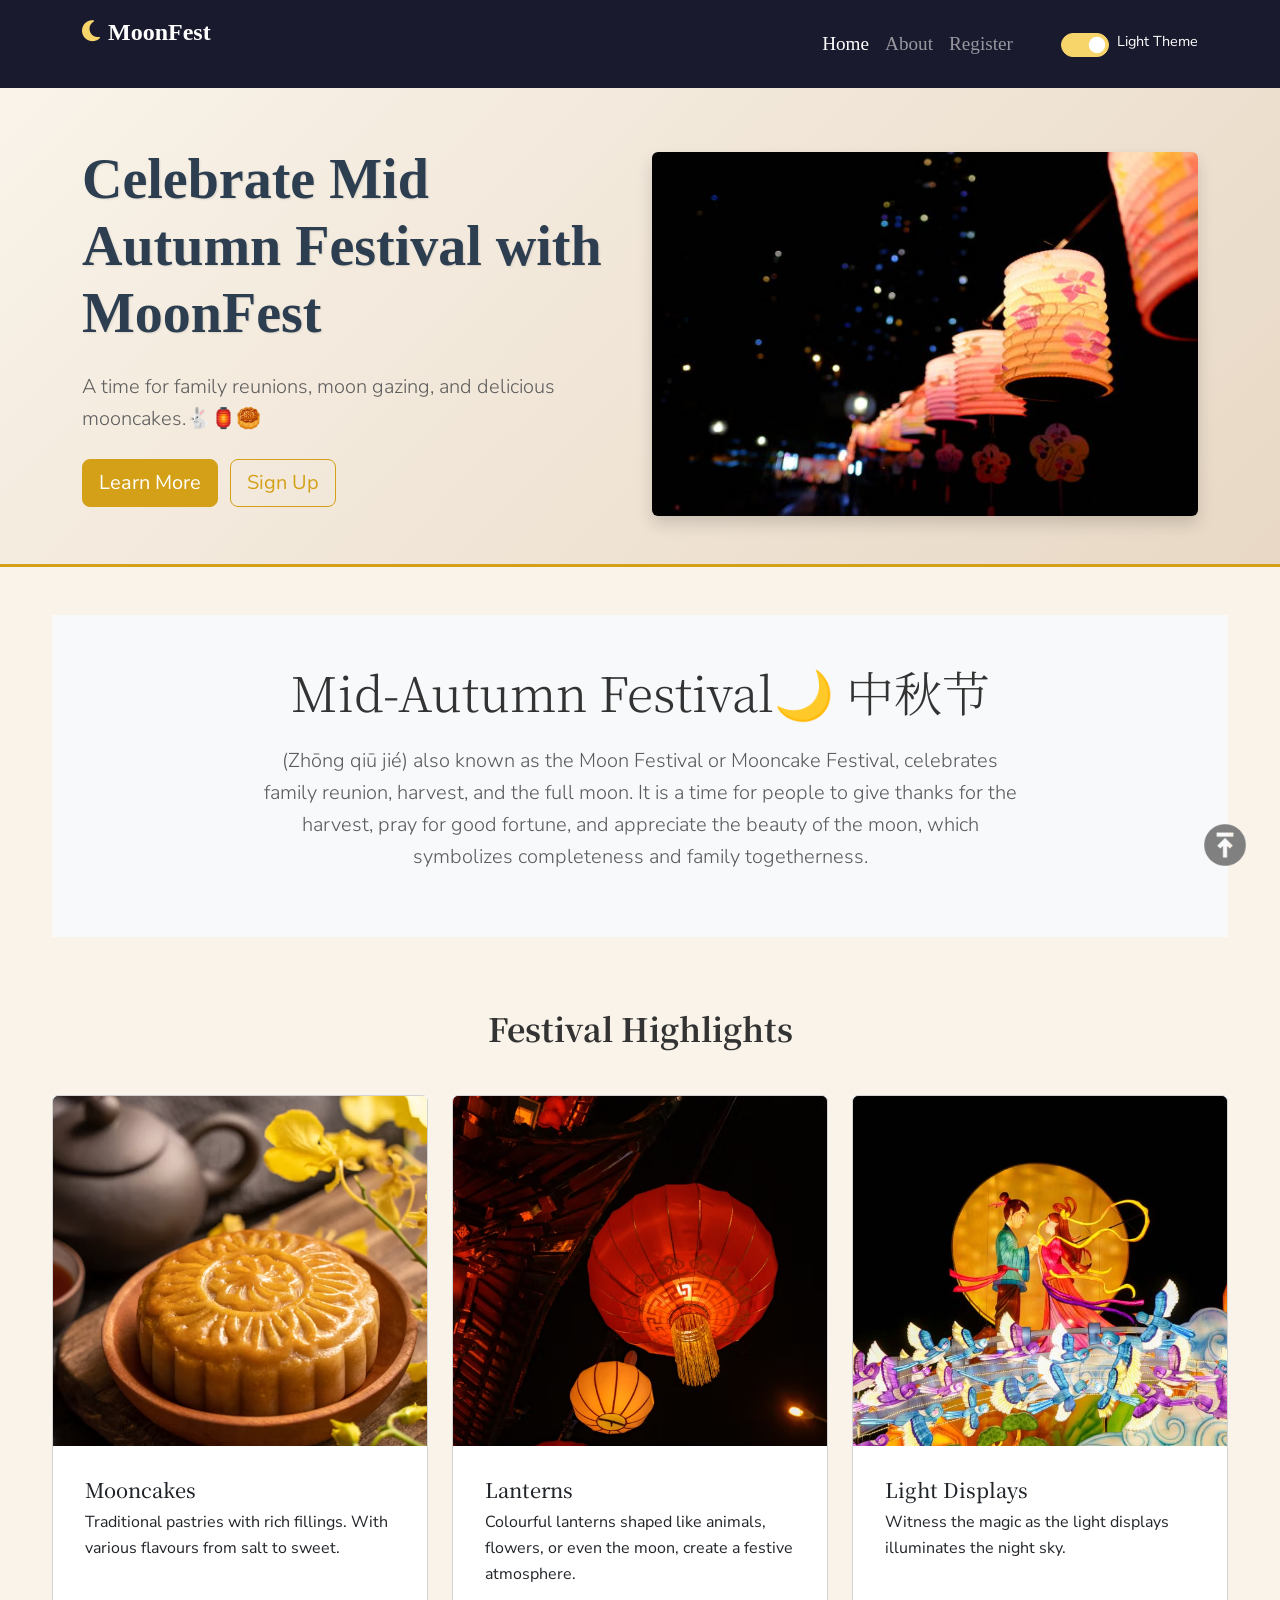
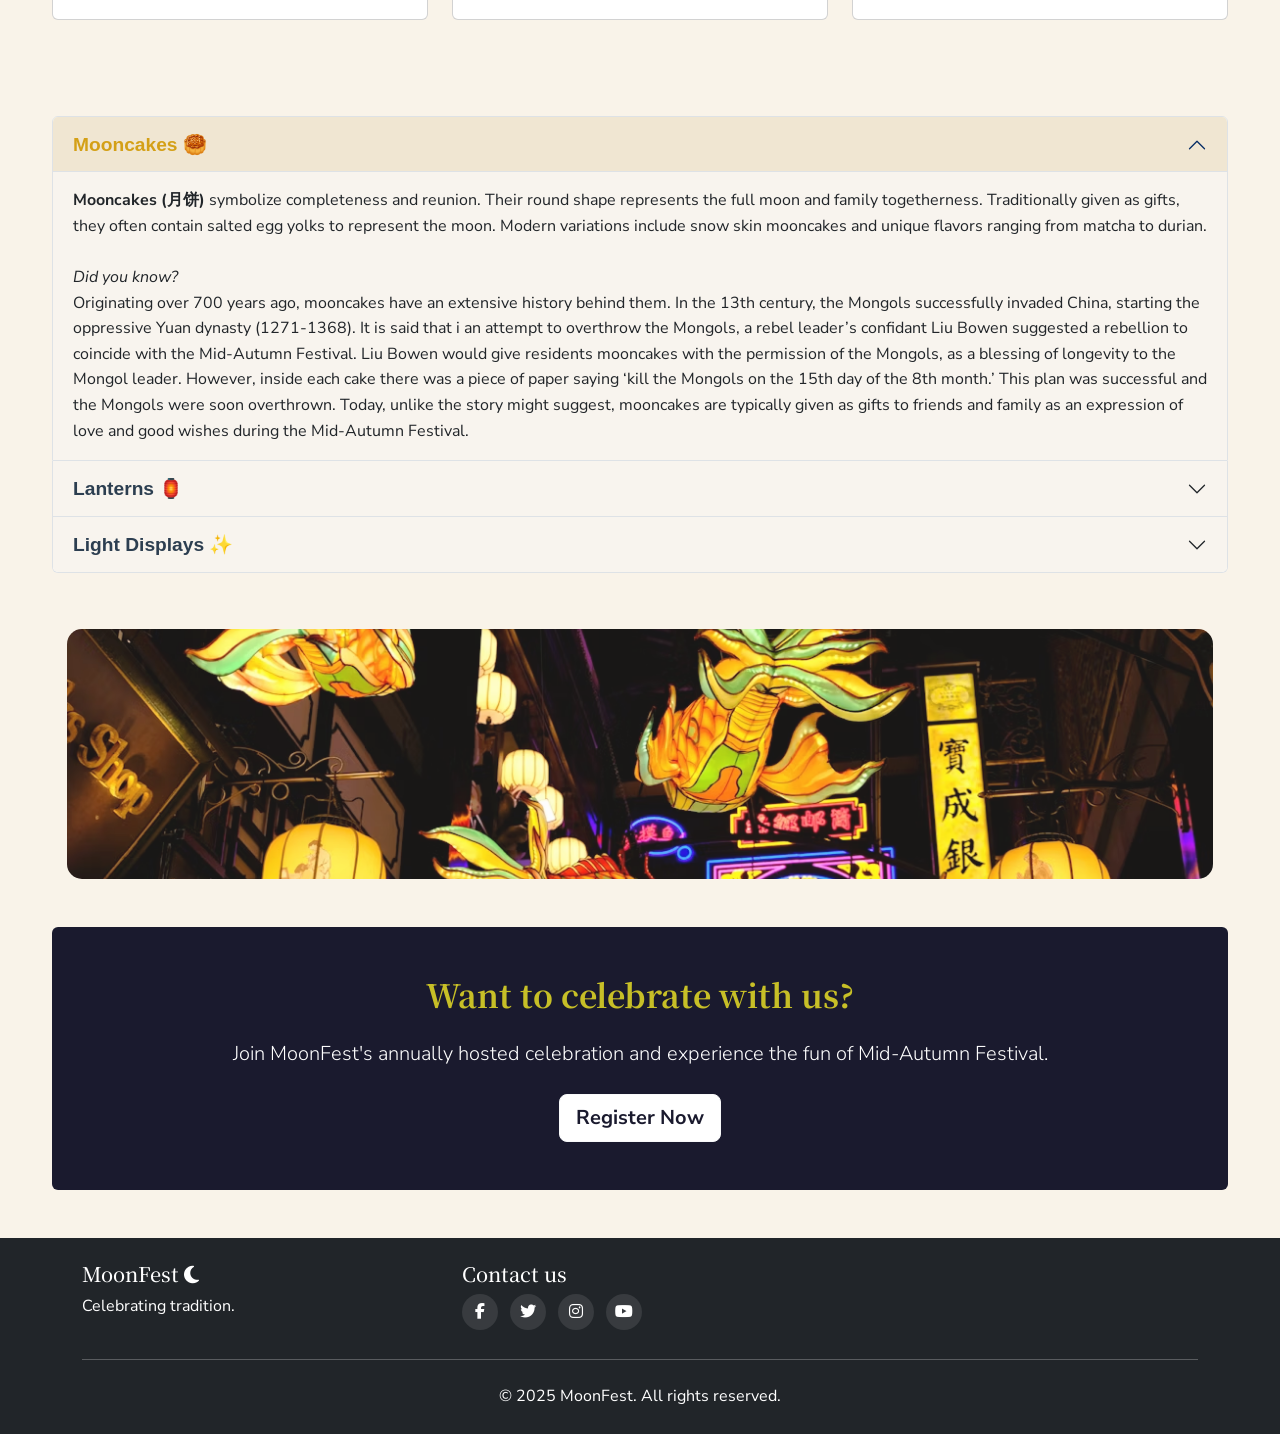
<file: index.html>
<!DOCTYPE html>
<html lang="en">
<head>
    <meta charset="UTF-8">
    <meta name="viewport" content="width=device-width, initial-scale=1.0">
    <title>Mid-Autumn Festival</title>
    <link href="https://cdn.jsdelivr.net/npm/bootstrap@5.3.0/dist/css/bootstrap.min.css" rel="stylesheet">
    <link href="styles.css" rel="stylesheet">
    <!-- icons (source: font awesome) -->
    <link rel="stylesheet" href="https://cdnjs.cloudflare.com/ajax/libs/font-awesome/6.4.0/css/all.min.css">
    <!--fonts-->
    <link href="https://fonts.googleapis.com/css2?family=Noto+Serif+SC:wght@400;700&family=Cormorant+Garamond:wght@500;700&family=Nunito+Sans:wght@300;400;600&display=swap" rel="stylesheet">
</head>
<body>
    <!-- Nav bar -->
    <nav class="navbar navbar-expand-lg navbar-dark bg-dark" id="start">
        <div class="container">
            <a class="navbar-brand" href="index.html">
                <i class="fas fa-moon me-2"></i>MoonFest</a>
            <button class="navbar-toggler" type="button" data-bs-toggle="collapse" data-bs-target="#navbarNav">
                <span class="navbar-toggler-icon"></span>
            </button>
            <div class="collapse navbar-collapse" id="navbarNav">
                <ul class="navbar-nav ms-auto">
                    <li class="nav-item">
                        <a class="nav-link active" href="index.html">Home</a>
                    </li>
                    <li class="nav-item">
                        <a class="nav-link" href="info.html">About</a>
                    </li>
                    <li class="nav-item">
                        <a class="nav-link" href="form.html">Register</a>
                    </li>
                    
                </ul>
                <!--theme toggle-->
                 <div class="form-check form-switch d-flex justify-content-start">
                    <input class="form-check-input" type="checkbox" id="themeToggle">
                    <label class="form-check-label ms-2" for="themeToggle" id="themeLabel">
                        <span id="themeText">Dark Mode</span>
                     </label>
                </div>
            </div>
        </div>
    </nav>

    <header class="hero-section bg-light py-5">
        <div class="container">
            <div class="row align-items-center">
                <div class="col-lg-6">
                    <h1 class="display-4 fw-bold mb-4">Celebrate Mid Autumn Festival with MoonFest</h1>
                    <p class="lead mb-4">A time for family reunions, moon gazing, and delicious mooncakes.&#x1F407;&#x1F3EE;&#x1F96E;</p>
                    <a href="info.html" class="btn btn-dark btn-lg me-2">Learn More</a>
                    <a href="form.html" class="btn btn-outline-primary btn-lg">Sign Up</a>
                </div>
                <div class="col-lg-6 pt-3">
                    <!--image credit: https://www.istockphoto.com/portfolio/raysthink?mediatype=photography-->
                    <img src="images/banner.jpg" alt="banner" class="img-fluid rounded shadow">
                </div>
            </div>
        </div>
    </header>
    <main class="py-5">
        <div class="container">
            <!--brief desc-->
            <section class="py-5 bg-light mb-4">
            <div class="container">
                <div class="row justify-content-center">
                <div class="col-lg-8 text-center">
                    <h2 class="display-5 mb-4">Mid-Autumn Festival&#127769; 中秋节</h2>
                    <p class="lead text-muted">
                    (Zhōng qiū jié) also known as the Moon Festival or Mooncake Festival, celebrates family reunion, harvest, and the full moon. It is a time for people to give thanks for the harvest, pray for good fortune, and appreciate the beauty of the moon, which symbolizes completeness and family togetherness.</p>
                </div>
                </div>
            </div>
            </section>

            <!--highlights-->
            <section class="highlights">
            <h2 class="text-center mb-5">Festival Highlights</h2>
            <div class="row g-4">
                <div class="col-md-4">
                    <div class="card h-100">
                    <div class="card-img-container overflow-hidden"> 
                        <!--source: Getty Images-->
                        <img src="images/mooncake.avif" class="card-img-top img-zoom" alt="Mooncakes">
                    </div>
                    <div class="card-body">
                        <h3 class="card-title h5">Mooncakes</h3>
                        <p class="card-text">Traditional pastries with rich fillings. With various flavours from salt to sweet.
                        </p>
                    </div>
                    </div>
                </div>
                <div class="col-md-4">
                    <div class="card h-100">
                    <div class="card-img-container overflow-hidden">
                        <!--image credit: https://unsplash.com/@chenyang1912-->
                        <img src="images/lantern.avif" class="card-img-top img-zoom" alt="Lanterns">
                    </div>
                    <div class="card-body">
                        <h3 class="card-title h5">Lanterns</h3>
                        <p class="card-text">Colourful lanterns shaped like animals, flowers, or even the moon, create a festive atmosphere.</p>
                    </div>
                    </div>
                </div>
                <div class="col-md-4">
                    <div class="card h-100">
                    <div class="card-img-container overflow-hidden">
                        <!--source: https://www.visitsingapore.com/content/dam/visitsingapore/whats-happening/festivals/mid-autumn-festival/street-light-up_746x558.jpg-->
                        <img src="images/lights.jpg" class="card-img-top img-zoom" alt="lights">
                    </div>
                    <div class="card-body">
                        <h3 class="card-title h5">Light Displays</h3>
                        <p class="card-text"> Witness the magic as the light displays illuminates the night sky.</p>
                    </div>
                    </div>
                </div>
            </div>
            </section>

            <section class="mb-2">
                <div class="accordion" id="festivalAccordion">
                    <div class="accordion-item">
                    <h3 class="accordion-header">
                    <button class="accordion-button" type="button" data-bs-toggle="collapse" data-bs-target="#collapseOne" aria-expanded="true" aria-controls="collapseOne">Mooncakes &#x1F96E;</button></h3>
                        <div id="collapseOne" class="accordion-collapse collapse show" data-bs-parent="#festivalAccordion">
                            <div class="accordion-body">
                            <b>Mooncakes (月饼)</b> symbolize completeness and reunion. Their round shape represents the full moon and family togetherness. Traditionally given as gifts, they often contain salted egg yolks to represent the moon. Modern variations include snow skin mooncakes and unique flavors ranging from matcha to durian. <br><br>
                            <i>Did you know?</i><br> Originating over 700 years ago, mooncakes have an extensive history behind them. In the 13th century, the Mongols successfully invaded China, starting the oppressive Yuan dynasty (1271-1368). It is said that i an attempt to overthrow the Mongols, a rebel leader’s confidant Liu Bowen suggested a rebellion to coincide with the Mid-Autumn Festival. Liu Bowen would give residents mooncakes with the permission of the Mongols, as a blessing of longevity to the Mongol leader. However, inside each cake there was a piece of paper saying ‘kill the Mongols on the 15th day of the 8th month.’ This plan was successful and the Mongols were soon overthrown. Today, unlike the story might suggest, mooncakes are typically given as gifts to friends and family as an expression of love and good wishes during the Mid-Autumn Festival.
                            </div>
                        </div>
                    </div>
                    <div class="accordion-item">
                    <h3 class="accordion-header">
                    <button class="accordion-button collapsed" type="button" data-bs-toggle="collapse" data-bs-target="#collapseTwo" aria-expanded="false" aria-controls="collapseTwo">
                    Lanterns &#x1F3EE;</button></h3>
                        <div id="collapseTwo" class="accordion-collapse collapse" data-bs-parent="#festivalAccordion">
                            <div class="accordion-body">
                            <b>Lanterns (灯笼)</b> in the Mid-Autumn Festival are one of the most iconic and cherished traditions of the celebration. These colorful, often intricately designed lanterns are typically made from paper, silk, or plastic, and are illuminated by candles or LED lights. <br><br>
                            The custom of lighting lanterns during the Moon Festival dates back over 1,000 years. Originally used to worship the moon and celebrate the harvest, lanterns gradually became a symbol of joy, peace, and togetherness. Shapes like rabbits, moons, and lotuses each carry their own cultural meaning.
                            </div>
                        </div>
                    </div>
                    <div class="accordion-item">
                    <h3 class="accordion-header">
                    <button class="accordion-button collapsed" type="button" data-bs-toggle="collapse" data-bs-target="#collapseThree" aria-expanded="false" aria-controls="collapseThree">
                    Light Displays &#x2728;</button></h3>
                        <div id="collapseThree" class="accordion-collapse collapse" data-bs-parent="#festivalAccordion">
                            <div class="accordion-body">
                            One of the most enchanting sights during the Mid-Autumn Festival in Singapore is the stunning light displays. Streets, parks, and cultural precincts such as Chinatown and Gardens by the Bay are adorned with colourful, intricate lanterns. These displays, often depicting mythical characters, animals, and traditional symbols, illuminate the night and create a magical atmosphere for everyone to enjoy.</div>
                    </div>
                    </div>
                </div>
            </section>

            <!--divider img-->
            <div class="divider-container mb-5">
                <!--image credit: https://unsplash.com/@haoli-->
                <img src="images/graphic1.avif" alt="Divider" class="img-fluid w-100">
            </div>

            <section class="bg-primary text-white p-5 rounded text-center">
                <h2 class="mb-4" id="join">Want to celebrate with us?</h2>
                <p class="lead mb-4">Join MoonFest's annually hosted celebration and experience the fun of Mid-Autumn Festival.</p>
                <a href="form.html" class="btn btn-light btn-lg">Register Now</a>
            </section>
        </div>
    </main>

    <!-- Footer -->
    <footer class="bg-dark text-white py-4">
        <div class="container">
            <div class="row">
                <div class="col-md-4 mb-3 mb-md-0">
                    <h3 class="h5">MoonFest <i class="fas fa-moon me-2"></i></h3>
                    <p>Celebrating tradition.</p>
                </div>
                <div class="col-md-4">
                    <h3 class="h5">Contact us</h3>
                    <div class="social-icons">
                        <a href="#" class="text-white me-2"><i class="fab fa-facebook-f"></i></a>
                        <a href="#" class="text-white me-2"><i class="fab fa-twitter"></i></a>
                        <a href="#" class="text-white me-2"><i class="fab fa-instagram"></i></a>
                        <a href="#" class="text-white"><i class="fab fa-youtube"></i></a>
                    </div>
                </div>
            </div>
            <hr class="my-4">
            <div class="text-center">
                <p class="mb-0">&copy; 2025 MoonFest. All rights reserved.</p>
            </div>
        </div>
    </footer>
     <a href="#start" id="backToTop">
        <!--Icon image by: https://www.iconfinder.com/kreasikanvas-->
            <img src="images/backToTop.png" alt="Back to top">
    </a>
    
    <script src="https://cdn.jsdelivr.net/npm/bootstrap@5.3.0/dist/js/bootstrap.bundle.min.js"></script>
    <script src="scripts.js"></script>
</body>
</html>
</file>
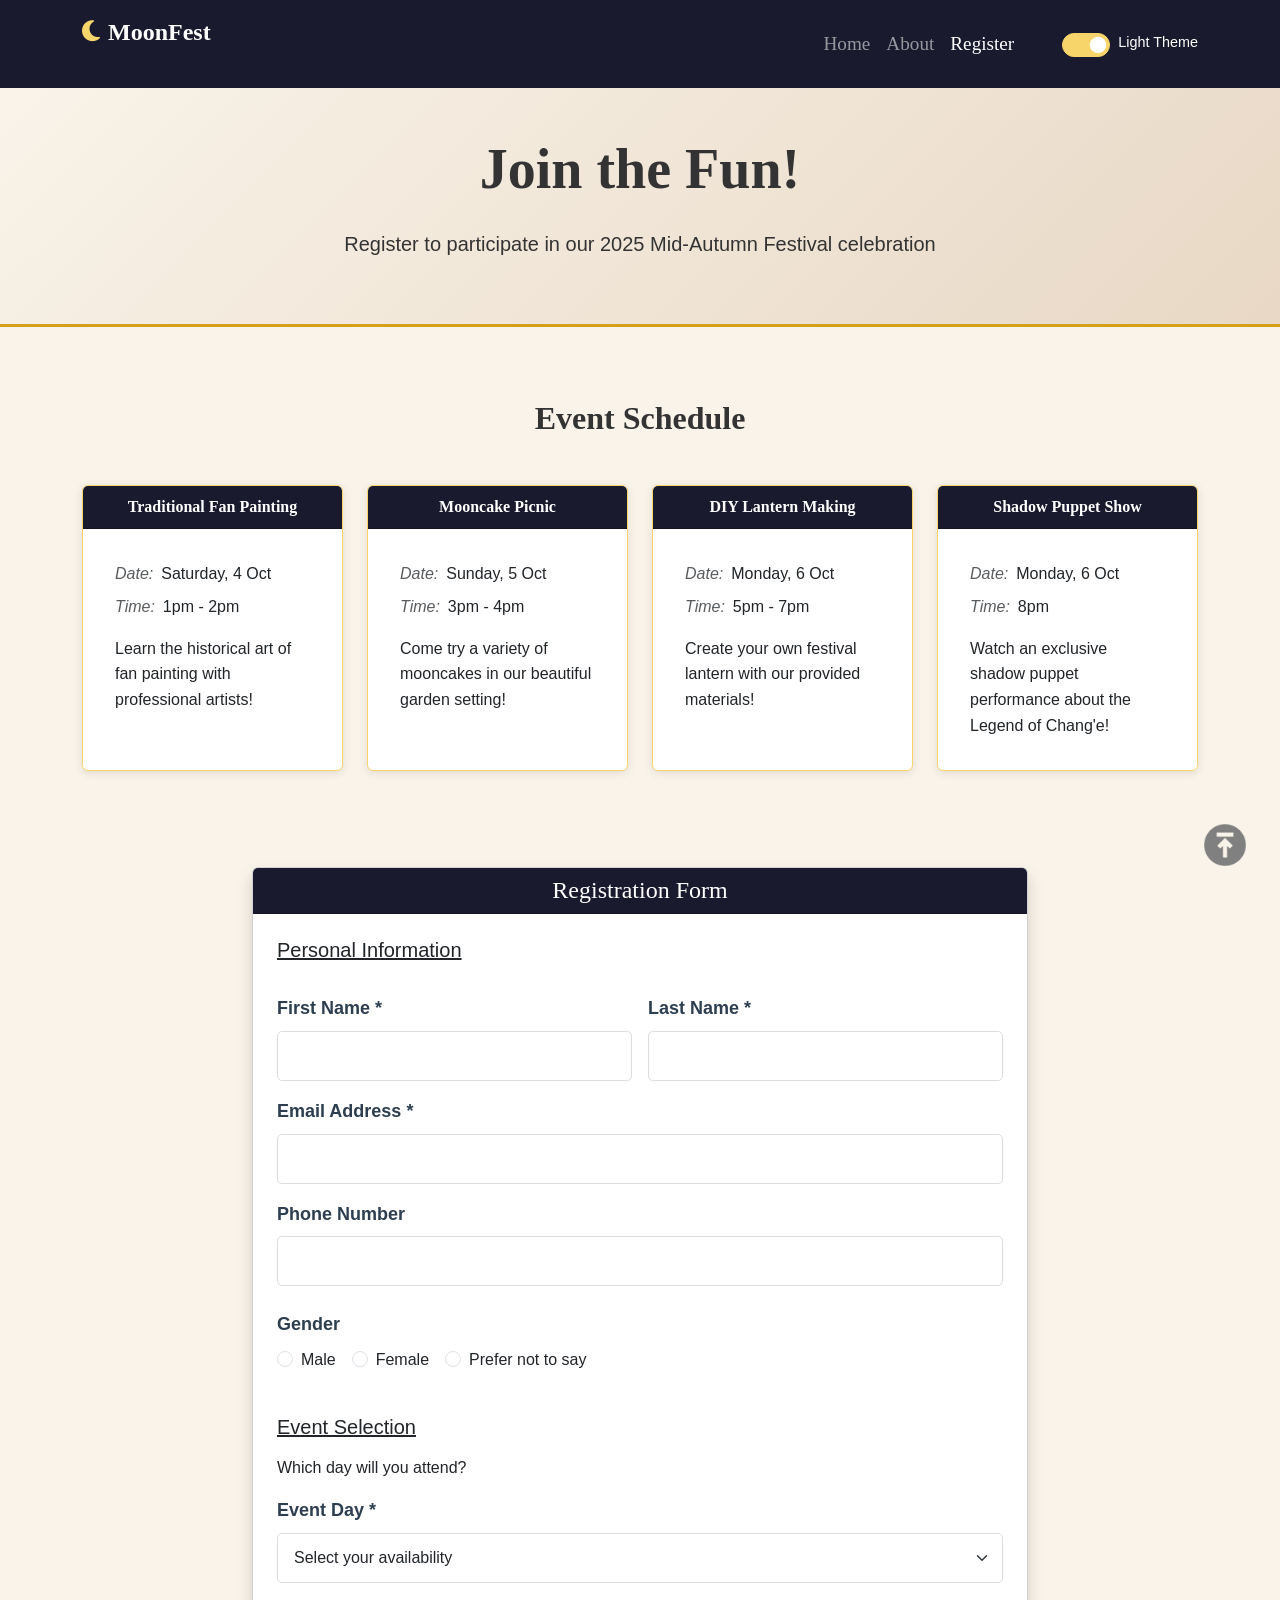
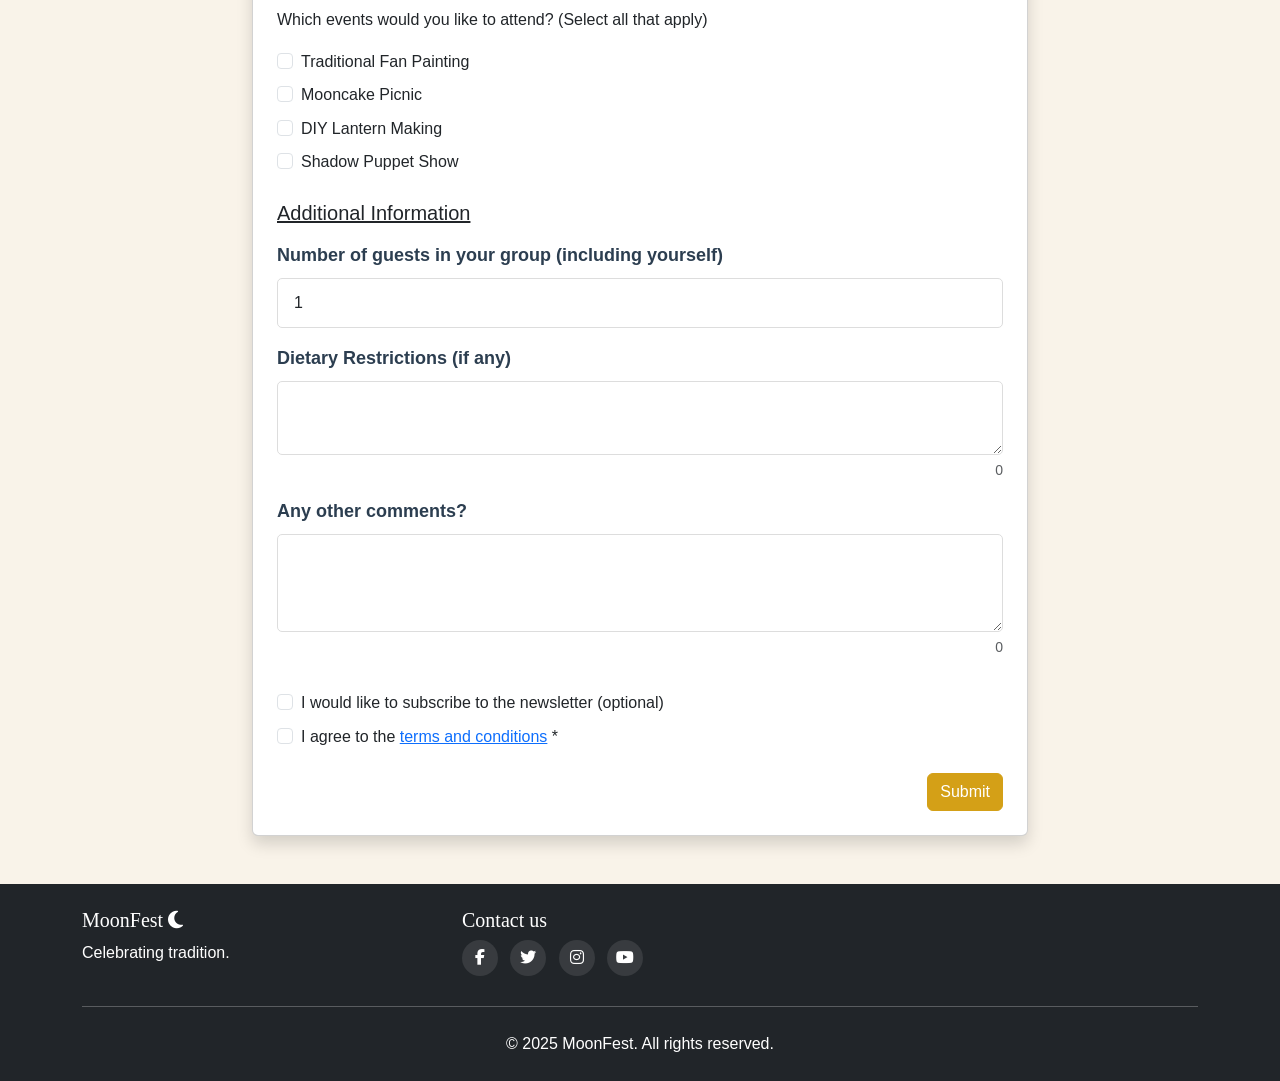
<file: form.html>
<!DOCTYPE html>
<html lang="en">
<head>
    <meta charset="UTF-8">
    <meta name="viewport" content="width=device-width, initial-scale=1.0">
    <title>Mid-Autumn Festival</title>
    <link href="https://cdn.jsdelivr.net/npm/bootstrap@5.3.0/dist/css/bootstrap.min.css" rel="stylesheet">
    <link href="styles.css" rel="stylesheet">
    <!--icons -->
    <link rel="stylesheet" href="https://cdnjs.cloudflare.com/ajax/libs/font-awesome/6.4.0/css/all.min.css">
</head>
<body>
    <!-- nav bar-->
    <nav class="navbar navbar-expand-lg navbar-dark bg-dark" id="start">
        <div class="container">
            <a class="navbar-brand" href="index.html">
                <i class="fas fa-moon me-2"></i>MoonFest
            </a>
            <button class="navbar-toggler" type="button" data-bs-toggle="collapse" data-bs-target="#navbarNav">
                <span class="navbar-toggler-icon"></span>
            </button>
            <div class="collapse navbar-collapse" id="navbarNav">
                <ul class="navbar-nav ms-auto">
                    <li class="nav-item">
                        <a class="nav-link" href="index.html">Home</a>
                    </li>
                    <li class="nav-item">
                        <a class="nav-link" href="info.html">About</a>
                    </li>
                    <li class="nav-item">
                        <a class="nav-link active" href="form.html">Register</a>
                    </li>
                </ul>
                <!--theme toggle-->
                <div class="form-check form-switch d-flex justify-content-start">
                    <input class="form-check-input" type="checkbox" id="themeToggle">
                    <label class="form-check-label ms-2" for="themeToggle" id="themeLabel">
                        <span id="themeText">Dark Mode</span>
                     </label>
                </div>
            </div>
        </div>
    </nav>

    <header class="bg-light py-5 mb-5">
        <div class="container">
            <div class="row">
            <div class="col-lg-12 text-center">
                <h1 class="display-4 fw-bold">Join the Fun!</h1>
                <p class="lead">Register to participate in our 2025 Mid-Autumn Festival celebration</p>
            </div>
            </div>
        </div>
    </header>

    <!--events desc-->
    <section class="py-4">
        <div class="container">
            <h2 class="text-center mb-5">Event Schedule</h2>
            <div id="events-container" class="row g-4 mb-4"></div>
        </div>
    </section>

    <!--sign up form-->
    <main class="py-5">
        <div class="container">
            <div class="row justify-content-center">
            <div class="col-lg-8">
                    <div class="card shadow">
                    <div class="card-header bg-primary text-white">
                            <h2 class="h4 mb-0 text-center">Registration Form</h2>
                    </div>
                    <div class="card-body p-4" id="signup">
                        <form id="festivalForm"  novalidate>
                        <fieldset class="mb-4">
                        <legend class="h5 mb-3">Personal Information</legend>                                   
                    <div class="row g-3">
                    <div class="col-md-6">
                        <label for="firstName" class="form-label">First Name *</label>
                        <input type="text" class="form-control" id="firstName" required>
                        <div class="text-danger" id="firstNameError"></div>
                    </div>
                    <div class="col-md-6">
                        <label for="lastName" class="form-label">Last Name *</label>
                        <input type="text" class="form-control" id="lastName" required>
                        <div class="text-danger" id="lastNameError"></div>
                    </div>  
                    </div>                                 
                    <div class="mb-3 mt-3">
                        <label for="email" class="form-label">Email Address *</label>
                        <input type="email" class="form-control" id="email" required>
                        <div class="text-danger" id="emailError"></div>
                    </div>                                  
                    <div class="mb-2">
                        <label for="phone" class="form-label">Phone Number</label>
                        <input type="tel" class="form-control" id="phone">
                    </div>  
            <div class="row g-3 mt-2 mb-3">
            <div class="col-md-12">
                <label class="form-label">Gender</label>
                <div class="d-flex flex-row">
                    <div class="form-check me-3">
                        <input class="form-check-input" type="radio" name="gender" id="genderMale" value="male">
                        <label class="form-check-label" for="genderMale">Male</label>
                    </div>
                    <div class="form-check me-3">
                        <input class="form-check-input" type="radio" name="gender" id="genderFemale" value="female">
                        <label class="form-check-label" for="genderFemale">Female</label>
                    </div>
                    <div class="form-check">
                        <input class="form-check-input" type="radio" name="gender" id="genderPreferNot" value="prefer-not">
                        <label class="form-check-label" for="genderPreferNot">Prefer not to say</label>
                    </div>
                </div>
            </div>
            </div>                    
                        </fieldset>
                                
                        <fieldset class="mb-4">
                        <legend class="h5 mb-3">Event Selection</legend>
                            <p class="mb-3">Which day will you attend?</p>
                        <div class="mb-4">
                        <label for="day" class="form-label">Event Day *</label>
                        <select class="form-select" id="day" required>
                            <option value="" selected disabled>Select your availability</option>
                            <option value="Saturday">Saturday, 4 Oct</option>
                            <option value="Sunday">Sunday, 5 Oct</option>
                            <option value="Monday">Monday, 6 Oct (Mid-Autumn Festival)</option>
                        </select>
                            <div class="text-danger" id="dayError"></div>
                        </div>  
                            <p class="mb-3">Which events would you like to attend? (Select all that apply)</p>         
                        <div class="form-check mb-2">
                            <input class="form-check-input" type="checkbox" id="fanPainting">
                            <label class="form-check-label" for="fanPainting">
                                Traditional Fan Painting
                            </label>
                        </div>
                        <div class="form-check mb-2">
                            <input class="form-check-input" type="checkbox" id="mooncakePicnic">
                            <label class="form-check-label" for="mooncakePicnic">
                                Mooncake Picnic
                            </label>
                        </div>           
                        <div class="form-check mb-2">
                            <input class="form-check-input" type="checkbox" id="lanternMaking">
                            <label class="form-check-label" for="lanternMaking">
                                DIY Lantern Making
                            </label>
                        </div>  
                        <div class="form-check">
                            <input class="form-check-input" type="checkbox" id="puppet">
                            <label class="form-check-label" for="puppet">
                                Shadow Puppet Show
                            </label>
                        </div>
                        </fieldset>

                        <fieldset class="mb-4">
                        <legend class="h5 mb-3">Additional Information</legend>
                            <div class="mb-3">
                                <label for="groupSize" class="form-label">Number of guests in your group (including yourself)</label>
                                <input type="number" class="form-control" id="groupSize" min="1" value="1">
                            </div>
                            <div class="mb-3 position-relative">
                                <label for="dietary" class="form-label">Dietary Restrictions (if any)</label>
                                <textarea class="form-control" id="dietary" rows="2"></textarea>
                                <div id="dietaryCount" class="text-end text-muted small mt-1">0</div>
                            </div>
                            <div class="mb-2 position-relative">
                                <label for="comments" class="form-label">Any other comments?</label>
                                <textarea class="form-control" id="comments" rows="3"></textarea>
                                <div id="commentsCount" class="text-end text-muted small mt-1">0</div>
                            </div>
                        </fieldset>

                            <div class="form-check mb-2">
                                <input class="form-check-input" type="checkbox" id="newsletter">
                                <label class="form-check-label" for="newsletter">I would like to subscribe to the newsletter (optional)
                                </label>
                            </div>
                            <div class="form-check mb-4">
                                <input class="form-check-input" type="checkbox" id="terms" required>
                                <label class="form-check-label" for="terms">
                                    I agree to the <a href="#" data-bs-toggle="modal" data-bs-target="#termsModal">terms and conditions</a> *
                                </label>
                                <div class="text-danger" id="termsError"></div>
                            </div>

                            <div id="cfmMessage" class="mb-3 text-success"></div>

                            <div class="d-grid gap-2 d-md-flex justify-content-md-end">
                                <button type="submit" name="submit" class="btn btn-dark">Submit</button>
                            </div>
                        </form>
                    </div>
                </div>
                </div>
            </div>
            </div>
    </main>


    <div class="modal fade" id="termsModal" tabindex="-1" aria-hidden="true">
        <div class="modal-dialog modal-lg">
            <div class="modal-content">
                <div class="modal-header">
                    <h5 class="modal-title">Terms and Conditions</h5>
                    <button type="button" class="btn-close" data-bs-dismiss="modal" aria-label="Close"></button>
                </div>
                <div class="modal-body">
                    <p>By registering for the Mid-Autumn Festival Celebration (“Event”), you agree to the following terms and conditions:</p>
                    <h5>Registration & Attendance</h5>
                        <ul>
                            <li>Registration is required for all attendees. Each registrant must provide accurate and complete information.</li>
                            <li>Admission is non-transferable unless explicitly approved by the event organizer.</li>
                            <li>Children under the age of 12 must be accompanied by a registered adult.</li>
                        </ul>
                    <h5>Privacy Policy</h5>
                        <ul>
                            <li>We collect personal information such as your name, contact details, and dietary preferences solely for the purpose of organizing and managing the Event.</li>
                        <li>Your data will be stored securely and will not be shared with third parties except as required by law or for essential event operations (e.g., catering, emergency services).</li>
                        <li>You may request to access, correct, or delete your personal data by contacting the event organizer.</li>
                        </ul>
                    <h5>Photo & Media Release</h5>
                        <ul>
                            <li>By attending the Event, you grant the organizers permission to capture and use photographs, video, and audio recordings of you for promotional and archival purposes.</li>
                            <li>These materials may be used in print, digital, and social media formats without compensation.</li>
                            <li>If you do not wish to be photographed or recorded, please inform the event staff upon arrival.</li>
                        </ul>
                    <h5>Event Cancellation & Changes</h5>
                        <ul>
                            <li>The Event may be postponed or canceled due to unforeseen circumstances including but not limited to weather, public health advisories, or venue issues.</li>
                            <li>In case of cancellation, registrants will be notified via the contact information provided during registration.</li>
                            <li>Refunds or credits (if applicable) will be issued at the discretion of the organizer and may be subject to administrative fees.</li>
                        </ul>
                    <h5>Food Allergy Disclaimer</h5>
                        <ul>
                            <li>The Event may include food and beverage offerings prepared by third-party vendors.</li>
                            <li>While we strive to accommodate dietary restrictions, we cannot guarantee that food served will be free from allergens such as nuts, dairy, gluten, or shellfish.</li>
                            <li>Attendees with food allergies or dietary concerns are responsible for informing the organizers during registration and exercising caution during the Event.</li>
                        </ul>
                    <h5>Contact Information</h5>
                        <p>For questions or concerns regarding these terms, please contact the event organizer at events@moonfest.org</p>
                        <p>By completing your registration, you acknowledge that you have read, understood, and agreed to these Terms and Conditions.</p>
                </div>
                <div class="modal-footer">
                    <button type="button" class="btn btn-dark" data-bs-dismiss="modal">I Understand</button>
                </div>
            </div>
        </div>
    </div>

    <!-- footer-->
    <footer class="bg-dark text-white py-4">
        <div class="container">
            <div class="row">
                <div class="col-md-4 mb-3 mb-md-0">
                    <h3 class="h5">MoonFest <i class="fas fa-moon me-2"></i></h3>
                    <p>Celebrating tradition.</p>
                </div>
                <div class="col-md-4">
                    <h3 class="h5">Contact us</h3>
                    <div class="social-icons">
                        <a href="#" class="text-white me-2"><i class="fab fa-facebook-f"></i></a>
                        <a href="#" class="text-white me-2"><i class="fab fa-twitter"></i></a>
                        <a href="#" class="text-white me-2"><i class="fab fa-instagram"></i></a>
                        <a href="#" class="text-white"><i class="fab fa-youtube"></i></a>
                    </div>
                </div>
            </div>
            <hr class="my-4">
            <div class="text-center">
                <p class="mb-0">&copy; 2025 MoonFest. All rights reserved.</p>
            </div>
        </div>
    </footer>
    <a href="#start" id="backToTop">
        <!--Icon image by: https://www.iconfinder.com/kreasikanvas-->
            <img src="images/backToTop.png" alt="Back to top">
    </a>

    <script src="https://cdn.jsdelivr.net/npm/bootstrap@5.3.0/dist/js/bootstrap.bundle.min.js"></script>
    <script src="scripts.js"></script>

</body>
</html>
</file>
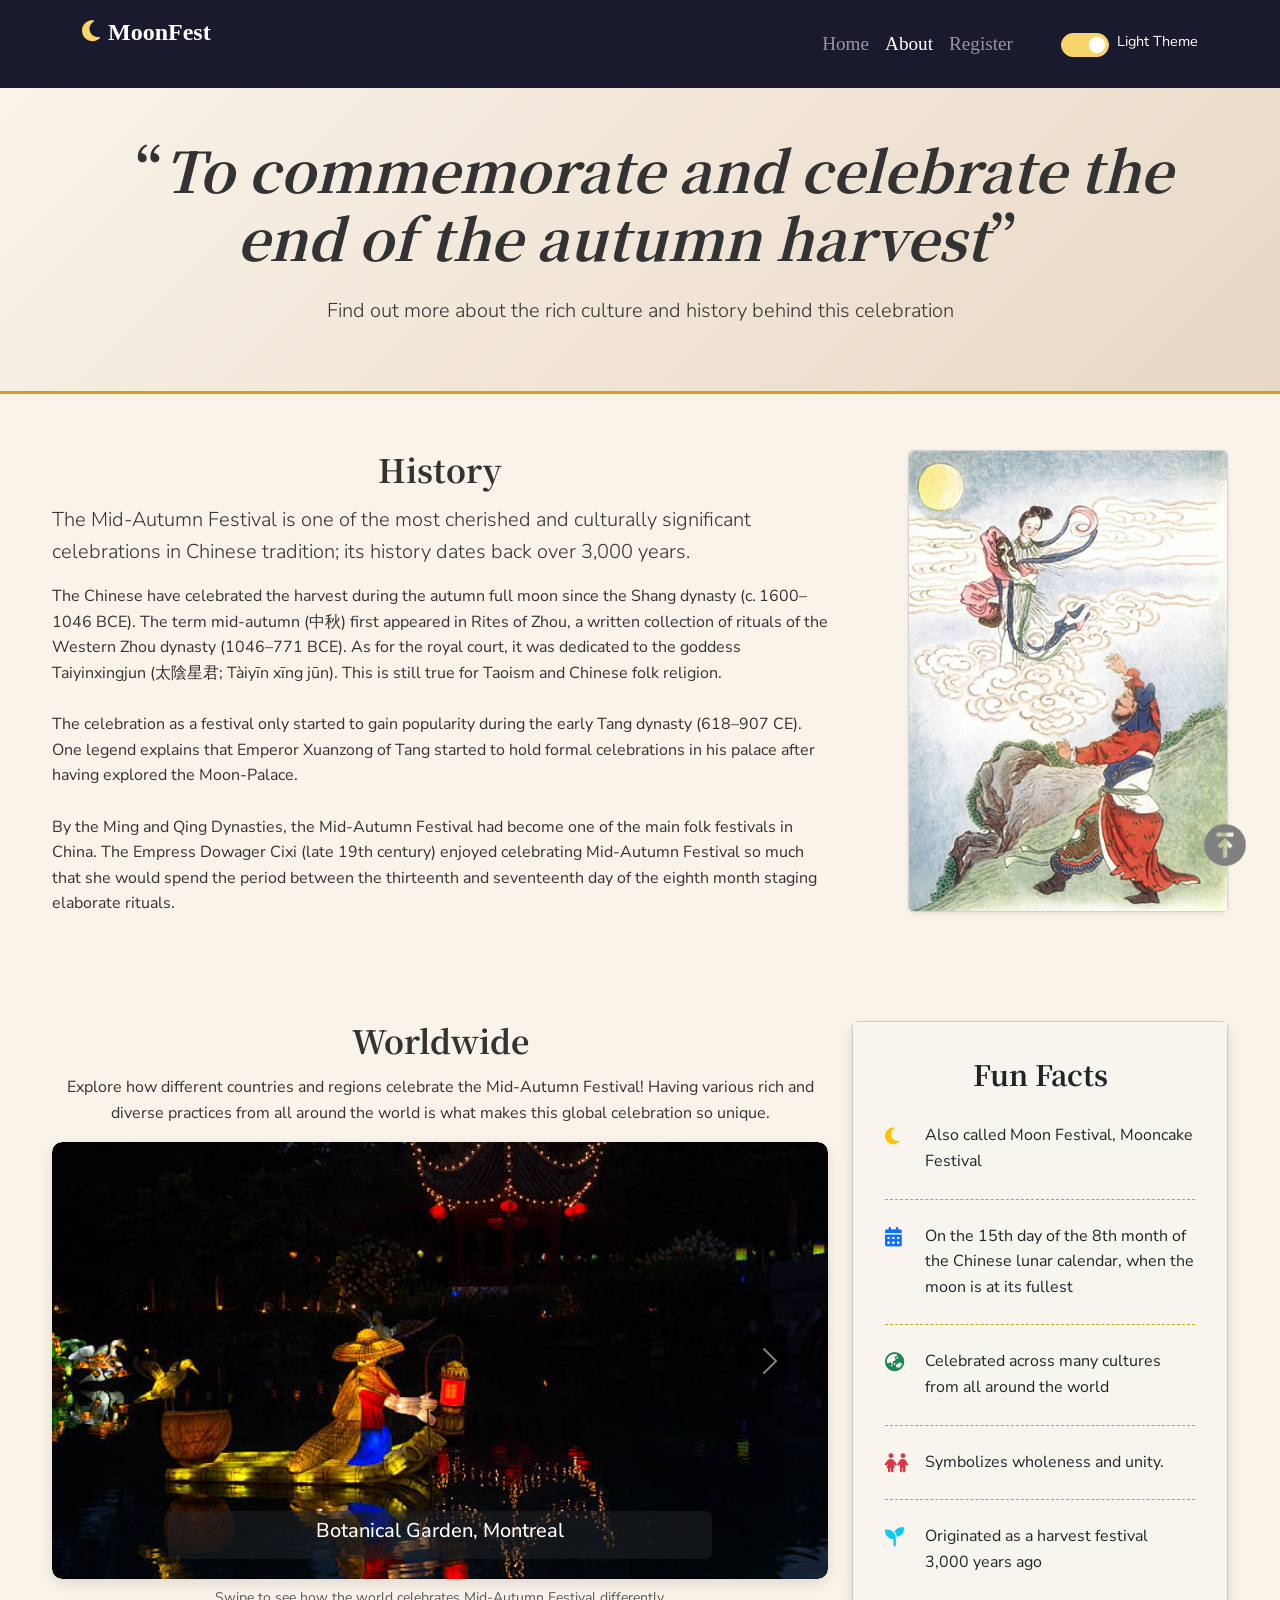
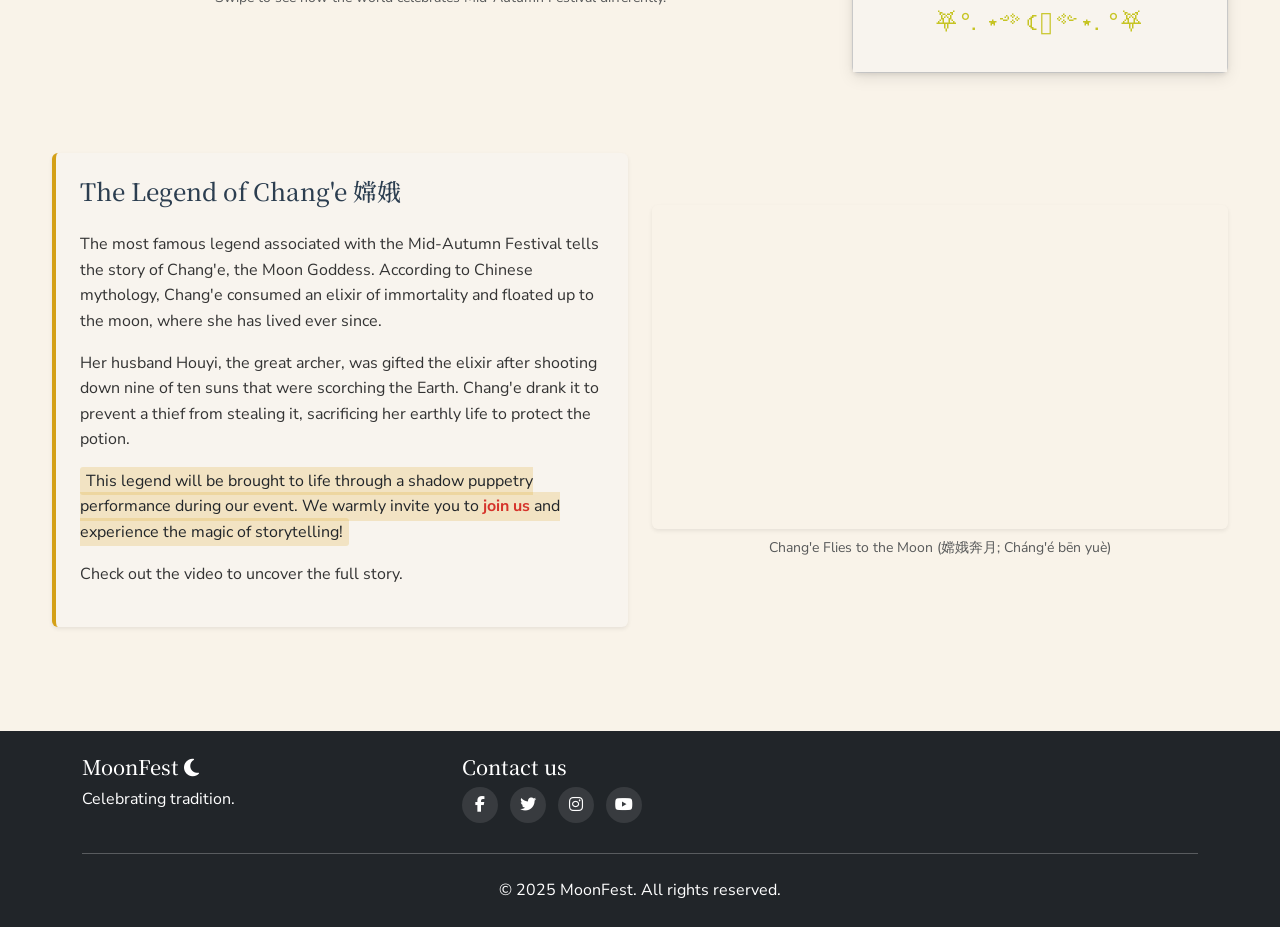
<file: info.html>
<!DOCTYPE html>
<html lang="en">
<head>
    <meta charset="UTF-8">
    <meta name="viewport" content="width=device-width, initial-scale=1.0">
    <title>Mid-Autumn Festival</title>
    <link href="https://cdn.jsdelivr.net/npm/bootstrap@5.3.0/dist/css/bootstrap.min.css" rel="stylesheet">
    <link href="styles.css" rel="stylesheet">
    <!--icons-->
    <link rel="stylesheet" href="https://cdnjs.cloudflare.com/ajax/libs/font-awesome/6.4.0/css/all.min.css">
     <!--fonts-->
    <link href="https://fonts.googleapis.com/css2?family=Noto+Serif+SC:wght@400;700&family=Cormorant+Garamond:wght@500;700&family=Nunito+Sans:wght@300;400;600&display=swap" rel="stylesheet">
</head>
<body>
    <!-- Nav bar -->
    <nav class="navbar navbar-expand-lg navbar-dark bg-dark" id="start">
        <div class="container">
            <a class="navbar-brand" href="index.html">
                <i class="fas fa-moon me-2"></i>MoonFest
            </a>
            <button class="navbar-toggler" type="button" data-bs-toggle="collapse" data-bs-target="#navbarNav">
                <span class="navbar-toggler-icon"></span>
            </button>
            <div class="collapse navbar-collapse" id="navbarNav">
                <ul class="navbar-nav ms-auto">
                    <li class="nav-item">
                        <a class="nav-link" href="index.html">Home</a>
                    </li>
                    <li class="nav-item">
                        <a class="nav-link active" href="info.html">About</a>
                    </li>
                    <li class="nav-item">
                        <a class="nav-link" href="form.html">Register</a>
                    </li>
                </ul>
                <!--theme toggle-->
                <div class="form-check form-switch d-flex justify-content-start">
                    <input class="form-check-input" type="checkbox" id="themeToggle">
                    <label class="form-check-label ms-2" for="themeToggle" id="themeLabel">
                        <span id="themeText">Dark Mode</span>
                     </label>
                </div>
            </div>
        </div>
    </nav>

    <!--header-->
    <header class="bg-light py-5 mb-5">
        <div class="container">
            <div class="row">
                <div class="col-lg-12 text-center">
                    <h1 class="display-4 fw-bold">&#8220;<i>To commemorate and celebrate the end of the autumn harvest</i>&#8221;</h1>
                    <p class="lead">Find out more about the rich culture and history behind this celebration</p>
                </div>
            </div>
        </div>
    </header>

    <!--history-->
    <main class="py-2 mb-5">
        <div class="container">
        <div class="row">
            <div class="col-lg-8 mb-4">
                <h2 class="text-center mb-3">History</h2>
                <p class="lead">The Mid-Autumn Festival is one of the most cherished and culturally significant celebrations in Chinese tradition; its history dates back over 3,000 years.</p>
                <p>The Chinese have celebrated the harvest during the autumn full moon since the Shang dynasty (c. 1600–1046 BCE). The term mid-autumn (中秋) first appeared in Rites of Zhou, a written collection of rituals of the Western Zhou dynasty (1046–771 BCE). As for the royal court, it was dedicated to the goddess Taiyinxingjun (太陰星君; Tàiyīn xīng jūn). This is still true for Taoism and Chinese folk religion. <br>
                <br>
                The celebration as a festival only started to gain popularity during the early Tang dynasty (618–907 CE). One legend explains that Emperor Xuanzong of Tang started to hold formal celebrations in his palace after having explored the Moon-Palace. <br>
                <br>
                By the Ming and Qing Dynasties, the Mid-Autumn Festival had become one of the main folk festivals in China. The Empress Dowager Cixi (late 19th century) enjoyed celebrating Mid-Autumn Festival so much that she would spend the period between the thirteenth and seventeenth day of the eighth month staging elaborate rituals.</p>
            </div>
            <!--side banner-->
            <div class="col-lg-4 mb-3">
                <div class="card shadow-sm" style="max-width: 320px; margin-left: auto;">
                    <!--By Werner, E.T.C. (1922). Myths & Legends of China.Republished at Project Gutenberg, http://www.gutenberg.org/etext/15250, Public Domain, https://commons.wikimedia.org/w/index.php?curid=1185053 -->
                    <img src="images/aside.jpg" class="card-img-top img-fluid" alt="Chang'e flies to the moon" loading="lazy"></div>
            </div>

            <!-- culture carousel -->
            <div class="col-lg-8 mb-2">
            <section class="my-3">
                <h2 class="text-center mb-3">Worldwide</h2>
                <p class="text-center mb-3">Explore how different countries and regions celebrate the Mid-Autumn Festival! Having various rich and diverse practices from all around the world is what makes this global celebration so unique.</p>
                <div id="carouselExampleAutoplaying" class="carousel slide" data-bs-ride="carousel">
                <div class="carousel-inner ratio ratio-16x9" style="max-width: 800px; margin: 0 auto;">
                <div class="carousel-item active">
                    <!--credit: https://www.istockphoto.com/portfolio/Robitaille?mediatype=photography-->
                    <img src="images/car1.jpg" class="d-block w-100 h-100 object-fit-cover" alt="Mid-Autumn Festival at the Botanical Garden, Montreal">
                     <div class="carousel-caption d-none d-md-block bg-dark bg-opacity-50 rounded p-2">
                        <h5>Botanical Garden, Montreal</h5>
                    </div>
                </div>
                <div class="carousel-item">
                    <!--credit: https://unsplash.com/@credwood-->
                    <img src="images/car2.avif" class="d-block w-100 h-100 object-fit-cover" alt="Chinese Mid-Autumn Festival at Chinatown, Manhattan, New York, NY, USA">
                    <div class="carousel-caption d-none d-md-block bg-dark bg-opacity-50 rounded p-2" >
                        <h5>Chinatown, Manhattan, New York</h5>
                    </div>
                </div>
                <div class="carousel-item">
                    <!--credit: https://www.istockphoto.com/portfolio/CharlieTong?mediatype=photography-->
                    <img src="images/car3.jpg" class="d-block w-100 h-100 object-fit-cover" alt="Mid-Autumn Festival at Gardens By The Bay, Singapore">
                    <div class="carousel-caption d-none d-md-block bg-dark bg-opacity-50 rounded p-2" >
                        <h5>Gardens By The Bay, Singapore</h5>
                    </div>
                </div>
                <div class="carousel-item">
                    <!--credit: https://unsplash.com/@metrxqin-->
                    <img src="images/car4.avif" class="d-block w-100 h-100 object-fit-cover" alt="Mid-Autumn Festival celebrations in Shanghai Yuyuan Garden">
                    <div class="carousel-caption d-none d-md-block bg-dark bg-opacity-50 rounded p-2">
                        <h5>Yuyuan Garden, Shanghai</h5>
                    </div>
                </div>
            </div>
                <button class="carousel-control-prev" type="button" data-bs-target="#carouselExampleAutoplaying" data-bs-slide="prev">
                    <span class="carousel-control-prev-icon" aria-hidden="true"></span>
                    <span class="visually-hidden">Previous</span>
                </button>
                <button class="carousel-control-next" type="button" data-bs-target="#carouselExampleAutoplaying" data-bs-slide="next">
                    <span class="carousel-control-next-icon" aria-hidden="true"></span>
                    <span class="visually-hidden">Next</span>
                </button>
            </div>
                <p class="text-center text-muted small mt-2">Swipe to see how the world celebrates Mid-Autumn Festival differently.</p>
        </section>
        </div>

        <!--fun facts card-->
        <div class="col-lg-4 mb-3 my-5 pt-3">
            <div class="card shadow-sm">
            <div class="card-body funfacts">
            <h3 class="card-title text-center mb-4 pt-1 facts">Fun Facts</h3>
                <ul class="list-unstyled mb-0 factslist">
                    <li class="mb-3 pb-4 d-flex">
                        <i class="fas fa-moon me-3 mt-1 text-warning"></i>
                        <span>Also called Moon Festival, Mooncake Festival</span>
                    </li>
                    <li class="mb-3 pb-4 d-flex">
                        <i class="fas fa-calendar-alt me-3 mt-1 text-primary"></i>
                        <span>On the 15th day of the 8th month of the Chinese lunar calendar, when the moon is at its fullest</span>
                    </li>
                    <li class="mb-3 pb-4 d-flex">
                        <i class="fas fa-globe-asia me-3 mt-1 text-success"></i>
                        <span>Celebrated across many cultures from all around the world</span>
                    </li>
                    <li class="mb-3 pb-4 d-flex">
                        <i class="fas fa-solid fa-children me-3 mt-1 text-danger"></i>
                        <span>Symbolizes wholeness and unity. </span>
                    </li>
                    <li class="d-flex">
                        <i class="fas fa-seedling me-3 mt-1 text-info"></i>
                        <span>Originated as a harvest festival 3,000 years ago</span>
                    </li>
                </ul>
            </div>
            </div>
        </div>
        </div>

        <!--story -->
        <section class="mt-2">
            <div class="row g-4 align-items-center">
            <div class="col-lg-6">
                <div class="bg-light p-4 rounded shadow-sm">
                    <h2 class="h4 mb-3">The Legend of Chang'e 嫦娥</h2>
                    <p>The most famous legend associated with the Mid-Autumn Festival tells the story of Chang'e, the Moon Goddess. According to Chinese mythology, Chang'e consumed an elixir of immortality and floated up to the moon, where she has lived ever since.</p>
                    <p>Her husband Houyi, the great archer, was gifted the elixir after shooting down nine of ten suns that were scorching the Earth. Chang'e drank it to prevent a thief from stealing it, sacrificing her earthly life to protect the potion.</p>
                    <p><mark>This legend will be brought to life through a shadow puppetry performance during our event. We warmly invite you to <a href="form.html" target="_blank">join us</a> and experience the magic of storytelling!</mark></p>
                    <p>Check out the video to uncover the full story.</p>
                </div>
            </div>
            <div class="col-lg-6">
            <div class="ratio ratio-16x9 rounded shadow-sm">
                <iframe width="560" height="315" src="https://www.youtube.com/embed/EMMU1YJadzE?si=oF7GYOZjKuyUL42R" allow="accelerometer; autoplay; clipboard-write; encrypted-media; gyroscope; picture-in-picture; web-share" referrerpolicy="strict-origin-when-cross-origin" allowfullscreen style="border: none;"></iframe></div>
                
                <p class="text-muted small mt-2 text-center">Chang'e Flies to the Moon (嫦娥奔月; Cháng'é bēn yuè)</p>
            </div>
            </div>
        </section>
        </div>
    </main>

    <!--footer-->
    <footer class="bg-dark text-white py-4">
        <div class="container">
            <div class="row">
                <div class="col-md-4 mb-3 mb-md-0">
                    <h3 class="h5">MoonFest <i class="fas fa-moon me-2"></i></h3>
                    <p>Celebrating tradition.</p>
                </div>
                <div class="col-md-4">
                    <h3 class="h5">Contact us</h3>
                    <div class="social-icons">
                        <a href="#" class="text-white me-2"><i class="fab fa-facebook-f"></i></a>
                        <a href="#" class="text-white me-2"><i class="fab fa-twitter"></i></a>
                        <a href="#" class="text-white me-2"><i class="fab fa-instagram"></i></a>
                        <a href="#" class="text-white"><i class="fab fa-youtube"></i></a>
                    </div>
                </div>
            </div>
            <hr class="my-4">
            <div class="text-center">
                <p class="mb-0">&copy; 2025 MoonFest. All rights reserved.</p>
            </div>
        </div>
    </footer>
    <a href="#start" id="backToTop">
        <!--Icon image by: https://www.iconfinder.com/kreasikanvas-->
            <img src="images/backToTop.png" alt="Back to top">
    </a>

    <script src="https://cdn.jsdelivr.net/npm/bootstrap@5.3.0/dist/js/bootstrap.bundle.min.js"></script>
    <script src="scripts.js"></script>
</body>
</html>
</file>
<file: styles.css>
/* ====================== HOME PAGE ========================= */
body {
    font-family: 'Nunito Sans', 'Segoe UI', Tahoma, Geneva, Verdana, sans-serif;
    background-color: #f9f3e9;
    color: #333;
    line-height: 1.6;
    position: relative;
}

section {
    padding: 3rem 0;
}

h1, h2, h3, .navbar-brand {
  font-family: 'Noto Serif SC', serif;
  font-weight: bolder;
  position: relative;
  margin-bottom: 1.5rem;
}

footer {
    background-color: #1a1a2e !important;
}

.social-icons a {
    display: inline-block;
    width: 36px;
    height: 36px;
    line-height: 36px;
    text-align: center;
    background-color: rgba(255, 255, 255, 0.1);
    border-radius: 50%;
}

/* Nav bar */
.navbar {
    background-color: #1a1a2e !important;
    box-shadow: 0 2px 10px rgba(0, 0, 0, 0.1);
}
.navbar-brand {
    font-family: Cambria, Cochin, Georgia, Times, 'Times New Roman', serif;
    font-weight: bold;
    font-size: 1.5rem;
}
.navbar-brand i {
    color: #f8d56b;
}
.nav-link:hover {
    color: #f8d56b !important;
    transform: translateY(-2px);
}
.nav-item {
    font-size: larger;
    font-family: Cambria, Cochin, Georgia, Times, 'Times New Roman', serif;
}
@media (max-width: 991.98px) {
    .navbar-collapse .form-check.form-switch {
        padding-left: 0.5rem;
        margin-top: 0.5rem;
        margin-bottom: 0.5rem;
    }
    
    .navbar-collapse .form-check.form-switch .form-check-input {
        margin-left: 0;
    }
    
    .navbar-collapse #themeText {
        font-size: 0;
    }
}
/* hero */
.hero-section {
    background: linear-gradient(135deg, #f9f3e9 0%, #e8d8c5 100%);
    padding: 4rem 0;
    position: relative;
    overflow: hidden;
}
.hero-section .container {
    position: relative;
    z-index: 1;
}
.hero-section h1 {
    font-family: 'Georgia', serif;
    color: #2c3e50;
    text-shadow: 1px 1px 2px rgba(0,0,0,0.1);
}
.hero-section p {
    color: #5d5d5d;
    font-size: 1.25rem;
}
.hero-section img {
    box-shadow: 0 10px 30px rgba(0, 0, 0, 0.2);
    transition: transform 0.5s ease;
}
.hero-section img:hover {
    transform: scale(1.02);
}

/* button */
.btn-dark {
    background-color: #d4a017;
    border-color: #d4a017;
    color: white;
}

.btn-dark:hover {
    background-color: #b38a14;
    border-color: #b38a14;
    box-shadow: 0 5px 15px rgba(212, 160, 23, 0.3);
}

.btn-outline-primary {
    color: #d4a017;
    border-color: #d4a017;
}

.btn-outline-primary:hover {
    background-color: #d4a017;
    border-color: #d4a017;
    color: white;
}

/* highlights card */
.card-img-container {
    height: 350px; 
    position: relative;
}
.img-zoom {
    width: 100%;
    height: 100%;
    object-fit: cover;
    transition: transform 0.3s ease;
}
.card:hover .img-zoom {
    transform: scale(1.05); 
    filter: brightness(1.05);
}
.card {
    transition: box-shadow 0.3s ease;
}
.card:hover {
    box-shadow: 0 4px 15px rgba(0,0,0,0.1); 
}

/* Accordion */
.accordion-button {
    font-family: 'Gill Sans', 'Gill Sans MT', Calibri, 'Trebuchet MS', sans-serif;
    font-weight: bold;
    font-size: 1.2rem;
    background-color: #f8f4ee;
    color: #2c3e50;
}

.accordion-button:not(.collapsed) {
    background-color: #f0e6d2;
    color: #d4a017;
}

.accordion-button:focus {
    box-shadow: none;
    border-color: rgba(0,0,0,.125);
}

.accordion-body {
    background-color: #f8f4ee;
}

/** back to top button **/
#backToTop {
  position: fixed;
  bottom: 30px;
  right: 30px;
  width: 50px;
  height: 50px;
  z-index: 1000;
}
#backToTop img {
  width: 100%;
  height: 100%;
  object-fit: contain;
  filter: invert(50%);
}
#backToTop:hover img {
  transform: scale(1.1);
}

/* Divider img */
.divider-container {
    max-width: 1350px;   
    margin: 0 auto;         
    padding: 0 15px;        
}
.divider-container img {
    border-radius: 15px;
    width: 1350px;          
    height: 250px;      
    object-fit: cover;
    display: block;       
}

.divider-container {
    opacity: 0.9;
    transition: opacity 0.3s ease;
}
.divider-container:hover {
    opacity: 1;
}

/* join us */
#join {
    color: #c7bf27;
}
.bg-primary {
    background-color: #1a1a2e !important;
}

.btn-light {
    background-color: white;
    color: #1a1a2e;
    font-weight: bold;
}

.btn-light:hover {
    background-color: #f8d56b;
    color: #1a1a2e;
}

/* ============================= INFO PAgE ===============================*/
/* header */
header.bg-light {
    background: linear-gradient(135deg, #f9f3e9 0%, #e8d8c5 100%) !important;
    border-bottom: 3px solid #d4a017;
    position: relative;
    overflow: hidden;
}

main .container {
    max-width: 1200px;
}
/** carousel **/
.carousel {
    border-radius: 10px;
    overflow: hidden;
    box-shadow: 0 5px 15px rgba(0,0,0,0.1);
}
#carouselExampleAutoplaying {
    max-height: 450px;
    margin-bottom: 0.5rem !important;
}

/* fun facts card */
.factslist::after {
    content: "⛧°. ⋆༺☾𖤓༻⋆. °⛧";
    display: block;
    text-align: center;
    font-size: 1.5rem;
    color: #c6c423;
    margin-top: 1.2rem;
    letter-spacing: 2px;
} 
.funfacts {
    background-color: #f8f4ee;
    height: auto;
    max-height: 650px; 
    overflow-y: auto;
    box-shadow: 0 5px 15px rgba(0,0,0,0.1);
}
.list-unstyled li {
    padding: 0.5rem 0;
    border-bottom: 1px dashed #b2af13;
}

.list-unstyled li:last-child {
    border-bottom: none;
}

.list-unstyled i {
    font-size: 1.2rem;
    min-width: 24px;
}

/* legend */
.bg-light.rounded {
    background-color: #f8f4ee !important;
    border-left: 4px solid #d4a017;
}

.bg-light.rounded h2 {
    font-family: 'Noto Serif SC', serif;
    color: #2c3e50;
    position: relative;
    padding-bottom: 10px;
}
mark {
    background-color: rgba(212, 160, 23, 0.2);
    padding: 0.2rem 0.4rem;
    border-radius: 3px;
}
mark a {
    text-decoration: none;
    font-weight: bold;
    color:rgb(213, 51, 42);
}
/* legend video */
.ratio.ratio-16x9 {
    border-radius: 10px;
    overflow: hidden;
    box-shadow: 0 5px 15px rgba(0,0,0,0.1);
}

/*================================== FORM PAGE ========================================*/
/*form card*/
.card-body {
    padding: 2rem;
}
legend {
    font-family: 'Gill Sans', 'Gill Sans MT', Calibri, 'Trebuchet MS', sans-serif;
    font-size: large;
    text-decoration: underline;
    color: #2c3e50;
    width: auto;
}
.form-label {
    font-family: 'Gill Sans', 'Gill Sans MT', Calibri, 'Trebuchet MS', sans-serif;
    font-weight: 600;
    color: #2c3e50;
    font-size: large;
}
.form-control, .form-select {
    border: 1px solid #ddd;
    border-radius: 5px;
    padding: 0.75rem 1rem;
    transition: all 0.3s ease;
}
.form-check-input:checked {
    background-color: #d4a017;
    border-color: #d4a017;
}
.form-control:focus, .form-select:focus {
    border-color: #d4a017 !important;
    box-shadow: 0 0 0 0.25rem rgba(212, 160, 23, 0.25) !important;
}

/* Terms Modal */
.modal-content {
    border: none;
    border-radius: 10px;
}
.modal-header {
    background-color: #1a1a2e;
    color: white;
    border-bottom: 2px solid #d4a017;
}
.modal-body {
    padding: 2rem;
}
.modal-body section {
    margin-bottom: 1.5rem;
}

/* Events card */
#events-container .card {
    transition: all 0.3s ease;
    box-shadow: 0 2px 10px rgba(0,0,0,0.1);
}
#events-container .card:hover {
    transform: translateY(-5px);
    box-shadow: 0 5px 15px rgba(0,0,0,0.2);
}
.card-header {
    font-family: 'Noto Serif SC', serif;
}
.border-primary {
    border-color: #f8d56b !important;
}
#events-container .row {
    display: flex;
    flex-wrap: wrap;
}
#events-container .row > [class*='col-'] {
    display: flex;
    flex-direction: column;
}

/*===========================dark mode =========================*/
/*home*/
.dark-mode .hero-section {
    background: #121212 !important;
    color: #e0e0e0;
}
.dark-mode .hero-section h1,
.dark-mode .hero-section .display-4,
.dark-mode .hero-section .lead {
    color: #ffffff !important;
    text-shadow: 1px 1px 2px rgba(0,0,0,0.5);
}
.dark-mode .hero-section .btn-dark {
    background-color: #f8d56b !important;
    color: #1a1a2e !important;
}
.dark-mode .hero-section .btn-outline-primary {
    border-color: #f8d56b !important;
    color: #f8d56b !important;
}
.dark-mode .hero-section .btn-outline-primary:hover {
    background-color: #f8d56b !important;
    color: #1a1a2e !important;
}
.dark-mode header.bg-light {
    background: #121212 !important;
    border-bottom-color: #f8d56b !important;
}
.dark-mode .bg-light.py-5 {
    background: #121212 !important;
}
body.dark-mode {
    background-color: #121212fa;
    color: #eae3e3;
}
.dark-mode .bg-light {
    background-color: #1e1e1e !important;
    color: #e0e0e0;
}
.dark-mode .card {
    background-color: #1e1e1e;
    border-color: #333;
    color: #e0e0e0;
}
.dark-mode .accordion-button {
    background-color: #1a1a2e;
    color: #e0e0e0;
}
.dark-mode .accordion-body {
    background-color: #252525;
    color: #e0e0e0;
}
.dark-mode .form-control,
.dark-mode .form-select {
    background-color: #2d2d2d;
    border-color: #444;
    color: #e0e0e0;
}

.dark-mode .text-muted {
    color: #a0a0a0 !important;
}
.dark-mode .btn-outline-primary {
    color: #f8d56b;
    border-color: #f8d56b;
}
.card-img-container {
    background-color: #f8f9fa;
}
.dark-mode .card-img-container {
    background-color: #2d2d2d;
}

/*info*/
.dark-mode .bg-light .display-4,
.dark-mode .bg-light .lead {
    color: #ffffff !important;
}
.dark-mode .card-body {
    background-color: #1a1a2e;
}

.dark-mode .bg-light.rounded {
    background-color: #252525 !important;
    color: #e0e0e0;
}

.dark-mode mark {
    background-color: rgba(212, 160, 23, 0.3);
    color: inherit;
}
.dark-mode mark a,
.dark-mode h2 {
    color: #f8d56b !important;
}

.dark-mode .carousel-caption {
    background-color: rgba(0, 0, 0, 0.7) !important;
}

.dark-mode .factslist::after {
    color: #f8d56b !important;
}
.dark-mode .navbar-dark .navbar-nav .nav-link {
    color: rgba(255, 255, 255, 0.85);
}

.dark-mode .navbar-dark .navbar-nav .nav-link:hover {
    color: #f8d56b !important;
}
/*form*/
.dark-mode #signup {
    background-color: #0a0a0a;
}
.dark-mode .card-header.bg-primary {
    background-color: #242424 !important;
}
.dark-mode .form-control,
.dark-mode .form-select,
.dark-mode .form-check-label,
.dark-mode .form-label {
    border-color: #444;
    color: #e0e0e0 !important;
}
.dark-mode .form-control:focus,
.dark-mode .form-select:focus {
    border-color: #f8d56b;
    box-shadow: 0 0 0 0.25rem rgba(248, 213, 107, 0.25);
    color: #e0e0e0;
}
.dark-mode .form-check-input {
    border-color: #6c757d;
}
.dark-mode .form-check-input:checked {
    background-color: #f8d56b;
    border-color: #f8d56b;
}
.dark-mode #events-container .card {
    background-color: #1e1e1e;
    border-color: #000000;
}
.dark-mode #events-container .card-header {
    background-color: #171616 !important;
}
.dark-mode #events-container .card-body {
    background-color: #1e1e1e;
    color: #e0e0e0;
}
.dark-mode #events-container .text-muted {
    color: #a0a0a0 !important;
}
.dark-mode .modal-content {
    background-color: #1e1e1e;
    color: #e0e0e0;
}
.dark-mode .modal-header {
    border-bottom-color: #444;
}
.dark-mode .btn-close {
    filter: invert(1);
}

/* Toggle btton */
.form-switch .form-check-input {
    width: 3em;
    height: 1.5em;
    margin-left: 0;
    padding: 0;
    background-color: #6c757d;
    border-color: #6c757d;
    cursor: pointer;
}
.form-switch .form-check-input:checked {
    background-color: #f8d56b;
    border-color: #f8d56b;
}

.form-switch .form-check-input:focus {
    box-shadow: 0 0 0 0.25rem rgba(248, 213, 107, 0.25);
}

#themeText {
    cursor: pointer;
    font-size: 0.9rem;
    color: white;
    font-family: 'Nunito Sans', sans-serif;
}

.dark-mode #themeText {
    color: #e0e0e0;
}
</file>
